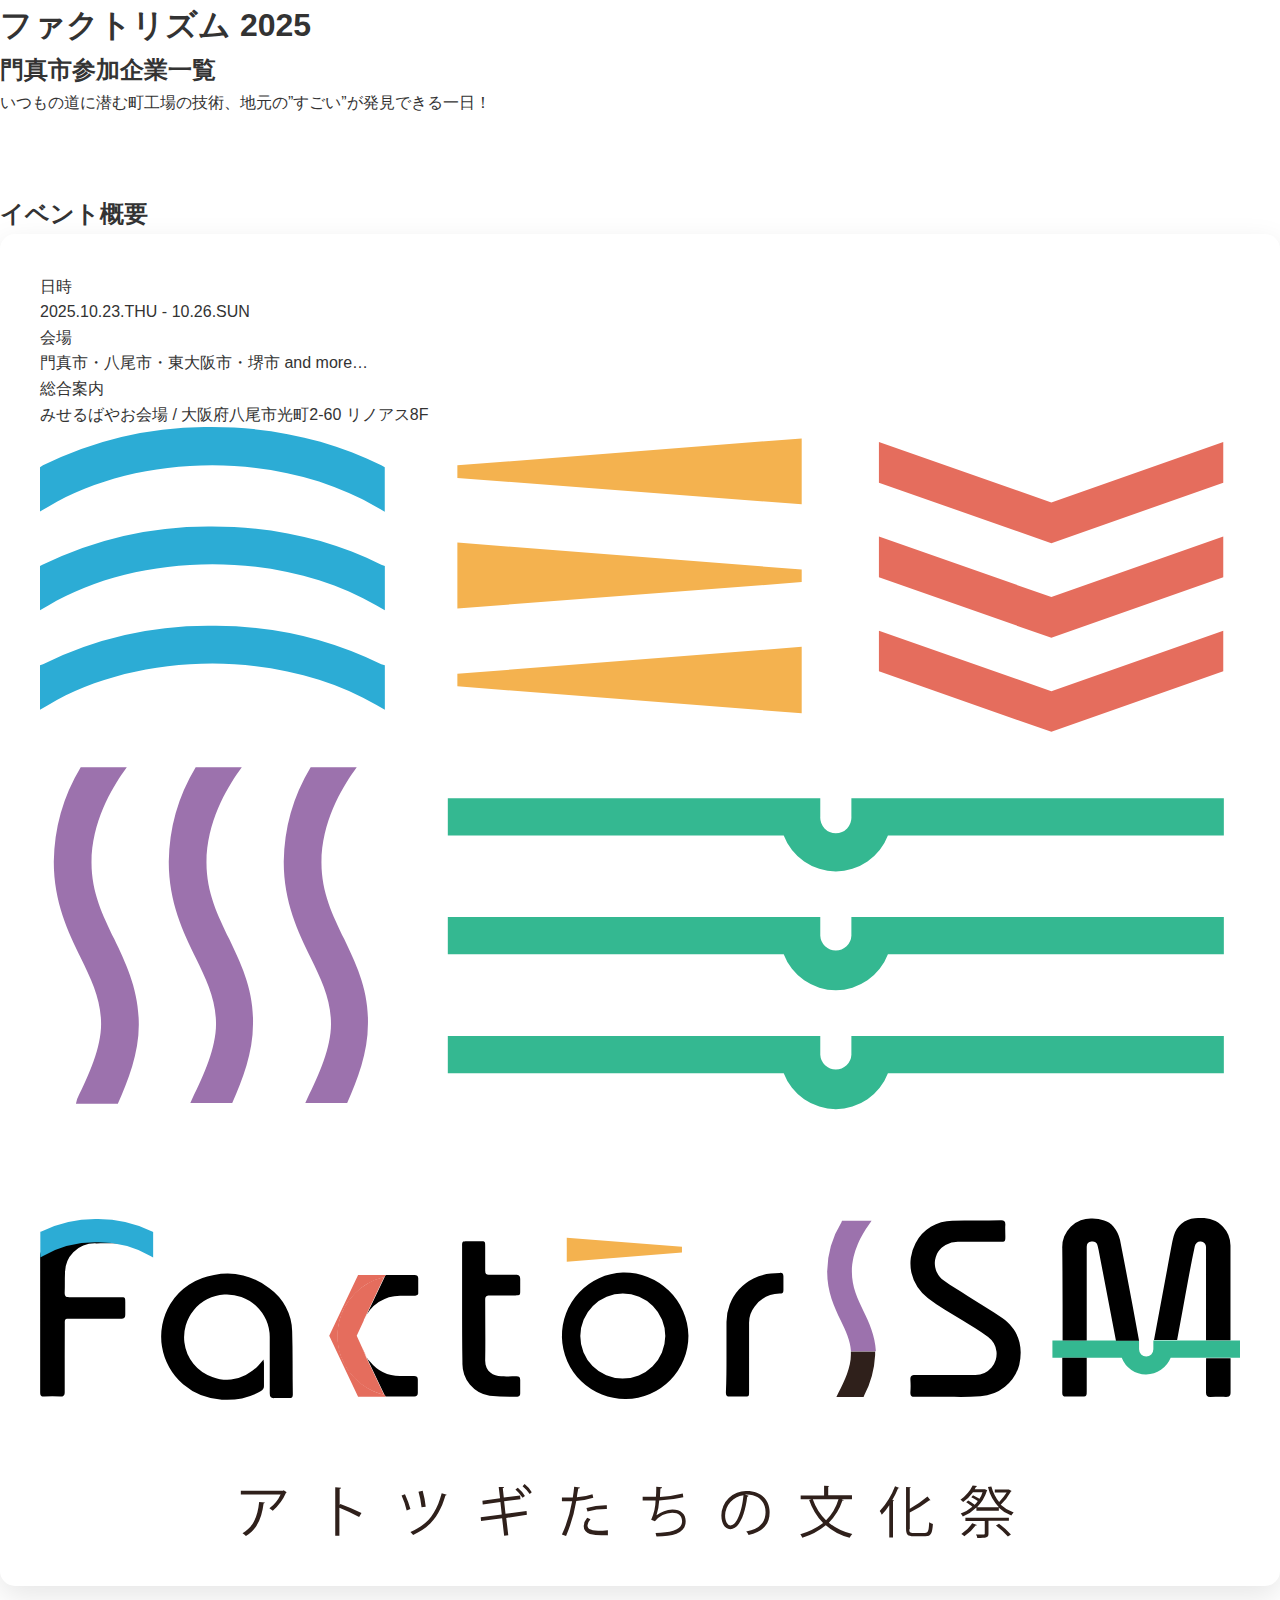
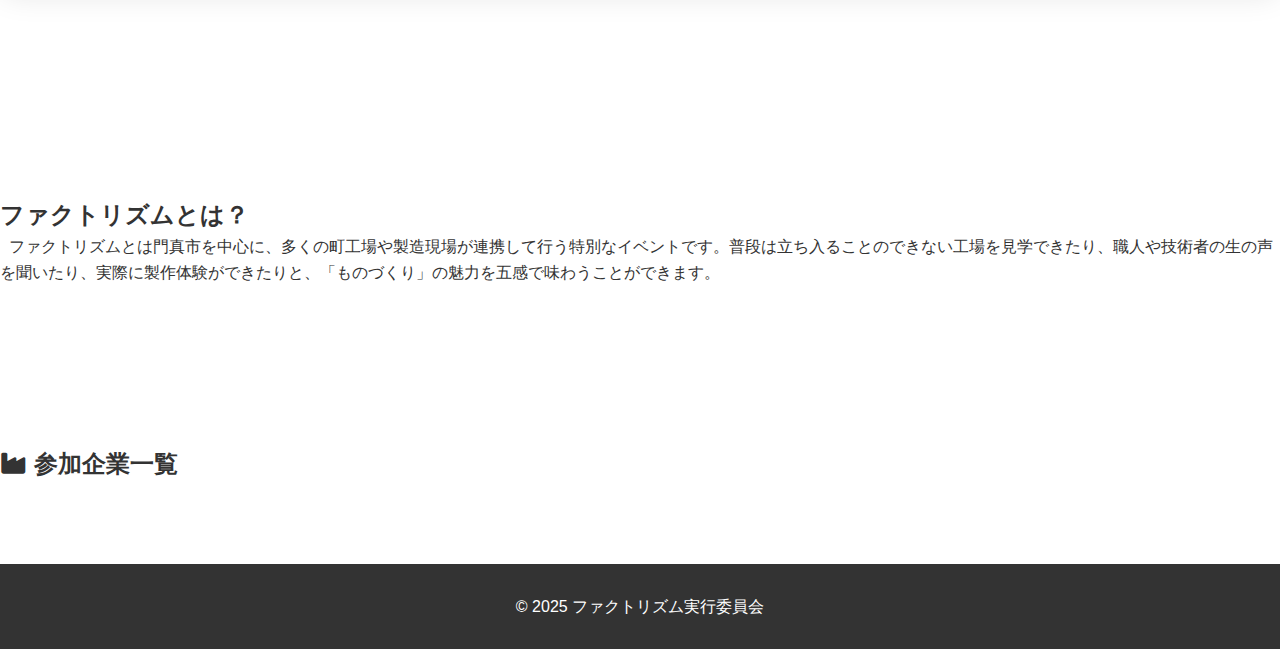
<file: index.html>
<!DOCTYPE html>
<html lang="ja">
<head>
  <meta charset="UTF-8" />
  <meta name="viewport" content="width=device-width, initial-scale=1.0" />
  <title>ファクトリズム - 工場で遊ぼう！</title>
  <link rel="stylesheet" href="styles.css" />
  <link rel="stylesheet" href="https://cdnjs.cloudflare.com/ajax/libs/font-awesome/6.0.0/css/all.min.css" crossorigin="anonymous">
  <link href="https://fonts.googleapis.com/css2?family=Zen+Maru+Gothic&display=swap" rel="stylesheet">
</head>
<body>
  <header class="main-header">
    <h1>ファクトリズム 2025</h1>
    <h2>門真市参加企業一覧</h2>
    <p>いつもの道に潜む町工場の技術、地元の”すごい”が発見できる一日！</p>
  </header>

  <section class="section overview">
    <h2>イベント概要</h2>

    <div class="overview-content">
      <dl class="event-details">
        <dt>日時</dt>
        <dd>2025.10.23.THU - 10.26.SUN</dd>

        <dt>会場</dt>
        <dd>門真市・八尾市・東大阪市・堺市 and more…</dd>

        <dt>総合案内</dt>
        <dd>みせるばやお会場 / 大阪府八尾市光町2-60 リノアス8F</dd>
      </dl>

      <div class="overview-media" aria-hidden="false">
        <img src="img/logo_b.svg" alt="ファクトリズム ロゴ" class="overview-logo-large" />
      </div>
    </div>
  </section>

  <section class="section about">
    <h2>ファクトリズムとは？</h2>
    <p>&nbsp; ファクトリズムとは門真市を中心に、多くの町工場や製造現場が連携して行う特別なイベントです。普段は立ち入ることのできない工場を見学できたり、職人や技術者の生の声を聞いたり、実際に製作体験ができたりと、「ものづくり」の魅力を五感で味わうことができます。</p>
  </section>

  <section class="section companies">
    <h2><i class="fas fa-industry"></i> 参加企業一覧</h2>
    <div class="company-grid">
    </div>
  </section>

  <footer class="main-footer">
    <p>&copy; 2025 ファクトリズム実行委員会</p>
  </footer>

  <script src="script.js"></script>
</body>
</html>
</file>
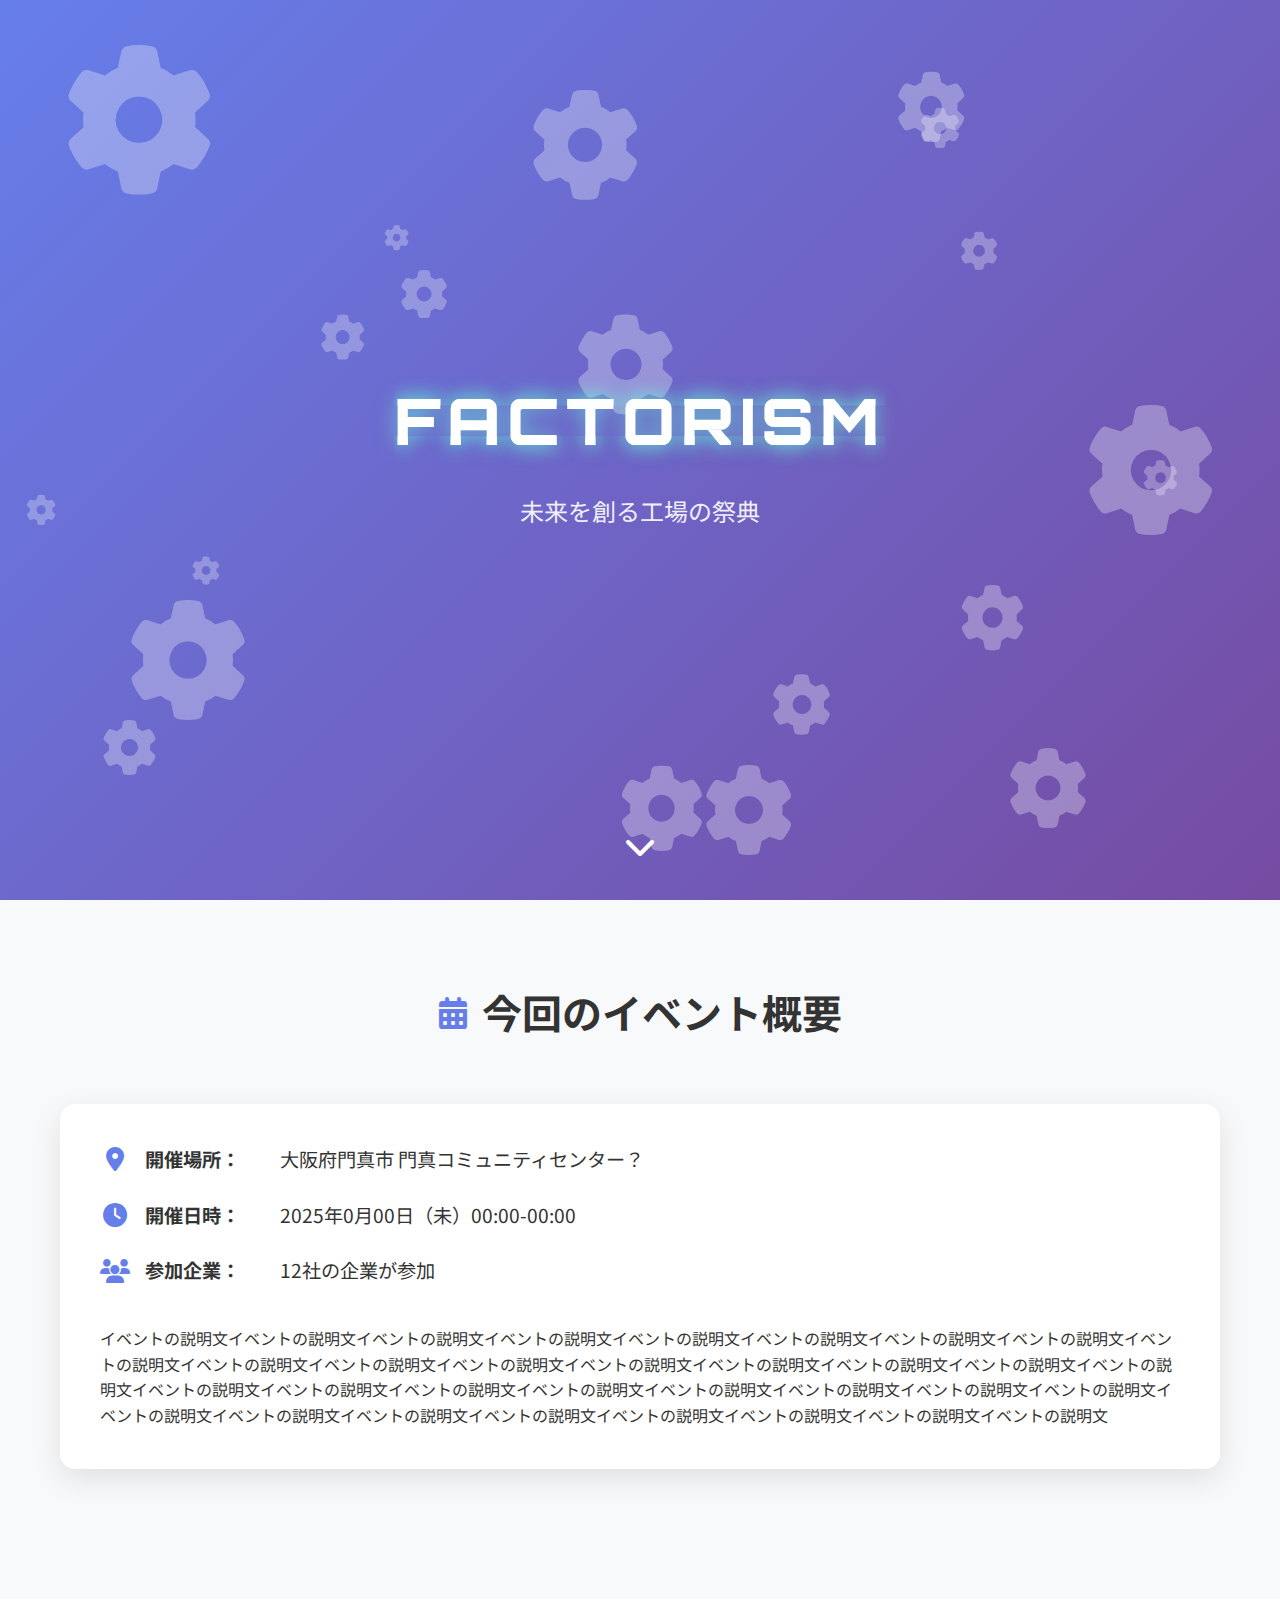
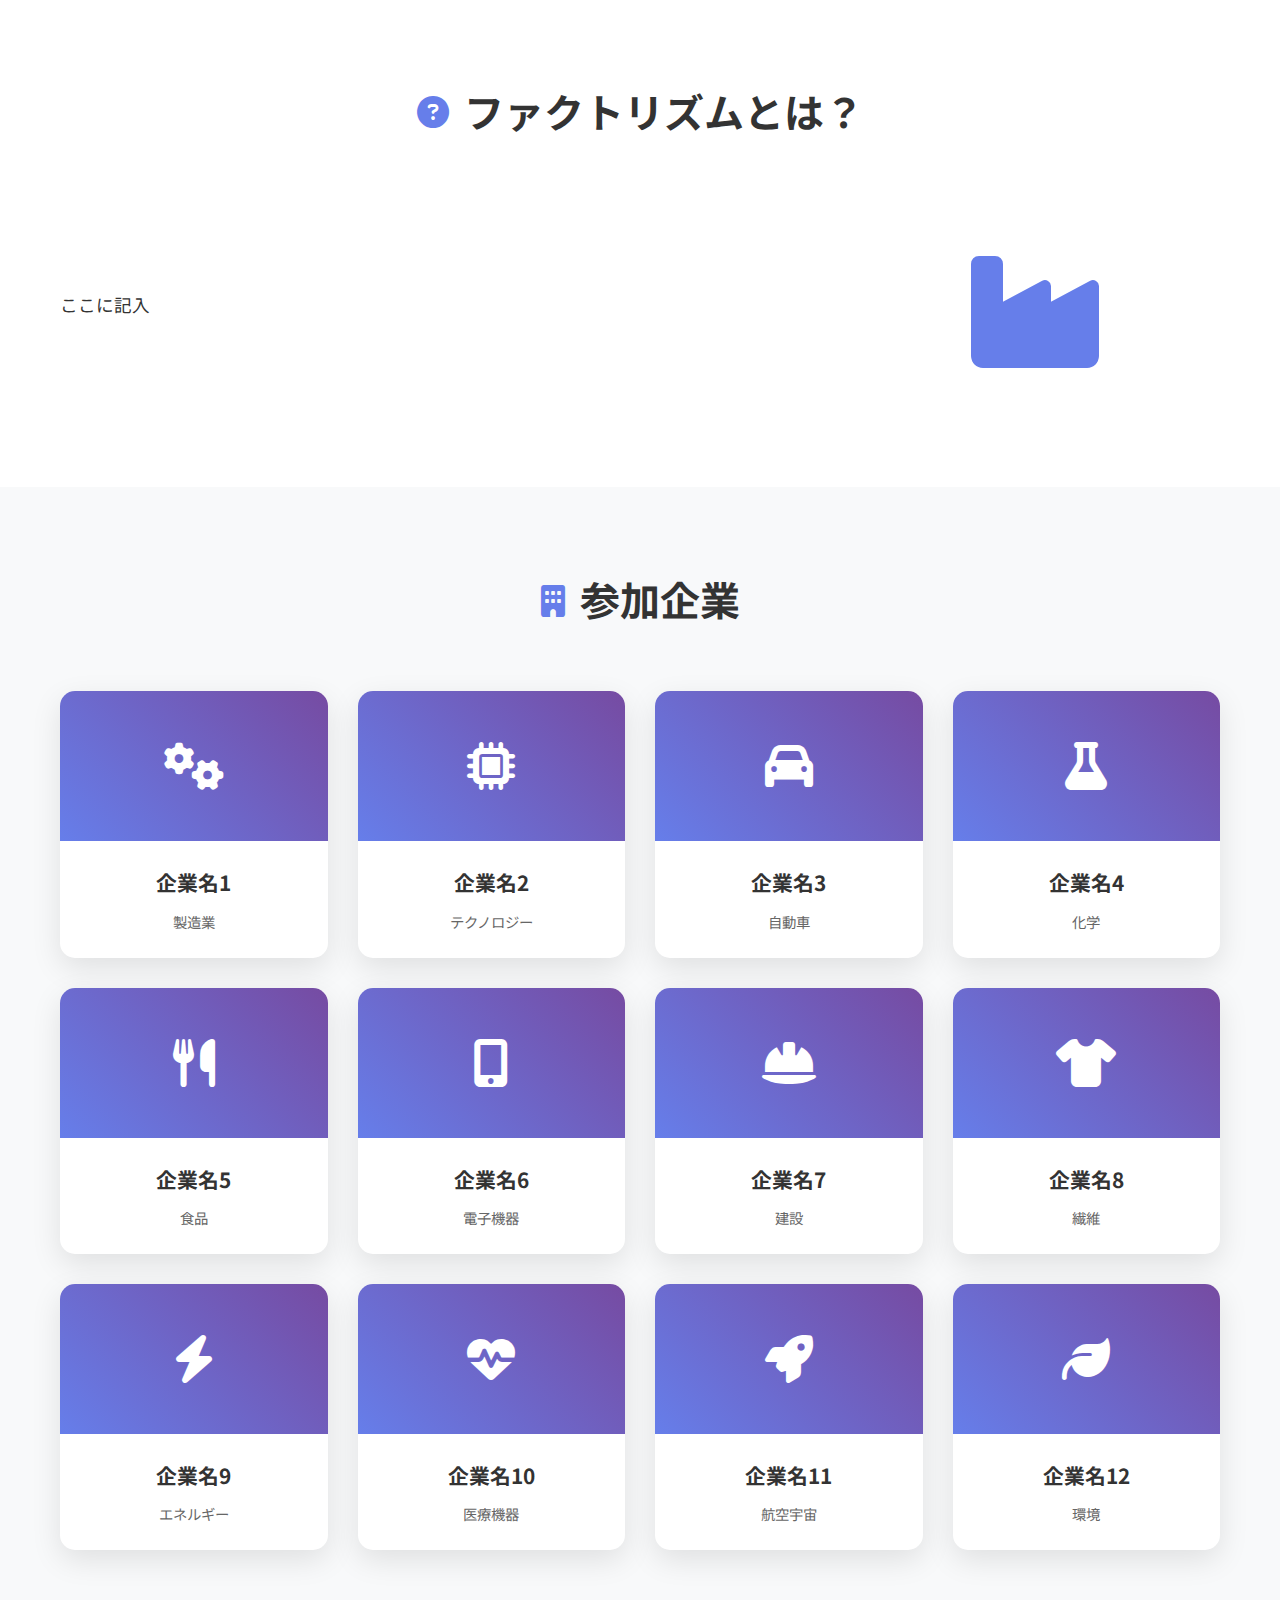
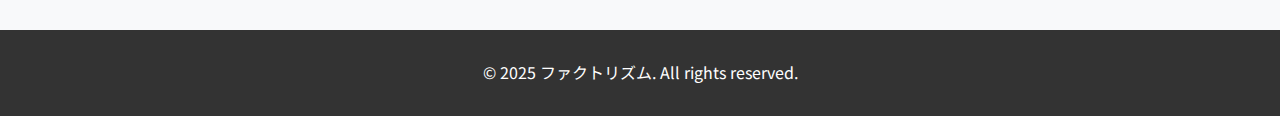
<file: index2.html>
<!DOCTYPE html>
<html lang="ja">
<head>
    <meta charset="UTF-8">
    <meta name="viewport" content="width=device-width, initial-scale=1.0">
    <title>ファクトリズム - 工場と技術の祭典</title>
    <link rel="stylesheet" href="styles.css">
    <link href="https://fonts.googleapis.com/css2?family=Noto+Sans+JP:wght@300;400;700;900&family=Orbitron:wght@400;700;900&display=swap" rel="stylesheet">
    <link rel="stylesheet" href="https://cdnjs.cloudflare.com/ajax/libs/font-awesome/6.4.0/css/all.min.css">
</head>
<body>
    <header class="hero-section">
        <div class="hero-content">
            <div class="hero-title">
                <h1 class="glitch" data-text="FACTORISM">FACTORISM</h1>
                <p class="hero-subtitle">未来を創る工場の祭典</p>
            </div>
        </div>
        <div class="hero-animation">
            <div class="gear gear-1"></div>
            <div class="gear gear-2"></div>
            <div class="gear gear-3"></div>
            <div class="gear gear-4"></div>
            <div class="gear gear-5"></div>
            <div class="gear gear-6"></div>
            <div class="gear gear-7"></div>
            <div class="gear gear-8"></div>
            <div class="gear gear-9"></div>
            <div class="gear gear-10"></div>
            <div class="gear gear-11"></div>
            <div class="gear gear-12"></div>
            <div class="gear gear-13"></div>
            <div class="gear gear-14"></div>
            <div class="gear gear-15"></div>
            <div class="gear gear-16"></div>
            <div class="gear gear-17"></div>
            <div class="gear gear-18"></div>
            <div class="gear gear-19"></div>
            <div class="gear gear-20"></div>
        </div>
        <div class="scroll-indicator">
            <i class="fas fa-chevron-down"></i>
        </div>
    </header>

    <main>
        <section class="event-overview">
            <div class="container">
                <h2 class="section-title">
                    <span class="title-icon"><i class="fas fa-calendar-alt"></i></span>
                    今回のイベント概要
                </h2>
                <div class="overview-content">
                    <div class="overview-info">
                        <div class="overview-item">
                            <i class="fas fa-map-marker-alt"></i>
                            <strong>開催場所：</strong>
                            <span>大阪府門真市 門真コミュニティセンター？</span>
                        </div>
                        <div class="overview-item">
                            <i class="fas fa-clock"></i>
                            <strong>開催日時：</strong>
                            <span>2025年0月00日（未）00:00-00:00</span>
                        </div>
                        <div class="overview-item">
                            <i class="fas fa-users"></i>
                            <strong>参加企業：</strong>
                            <span>12社の企業が参加</span>
                        </div>
                    </div>
                    <div class="event-description-text">
                        <p>イベントの説明文イベントの説明文イベントの説明文イベントの説明文イベントの説明文イベントの説明文イベントの説明文イベントの説明文イベントの説明文イベントの説明文イベントの説明文イベントの説明文イベントの説明文イベントの説明文イベントの説明文イベントの説明文イベントの説明文イベントの説明文イベントの説明文イベントの説明文イベントの説明文イベントの説明文イベントの説明文イベントの説明文イベントの説明文イベントの説明文イベントの説明文イベントの説明文イベントの説明文イベントの説明文イベントの説明文イベントの説明文イベントの説明文</p>
                    </div>
                </div>
            </div>
        </section>

        <section class="about-factorism">
            <div class="container">
                <h2 class="section-title">
                    <span class="title-icon"><i class="fas fa-question-circle"></i></span>
                    ファクトリズムとは？
                </h2>
                <div class="about-content">
                    <div class="about-text">
                        <p>ここに記入</p>
                    </div>
                    <div class="about-visual">
                        <div class="factory-icon">
                            <i class="fas fa-industry"></i>
                        </div>
                    </div>
                </div>
            </div>
        </section>

        <section class="companies-section">
            <div class="container">
                <h2 class="section-title">
                    <span class="title-icon"><i class="fas fa-building"></i></span>
                    参加企業
                </h2>
                <div class="companies-grid" id="companiesGrid">
                    <!-- 企業カードがJavaScriptで動的に生成されます -->
                </div>
            </div>
        </section>
    </main>

    <footer>
        <div class="container">
            <p>&copy; 2025 ファクトリズム. All rights reserved.</p>
        </div>
    </footer>

    <script src="script.js"></script>
</body>
</html>
</file>
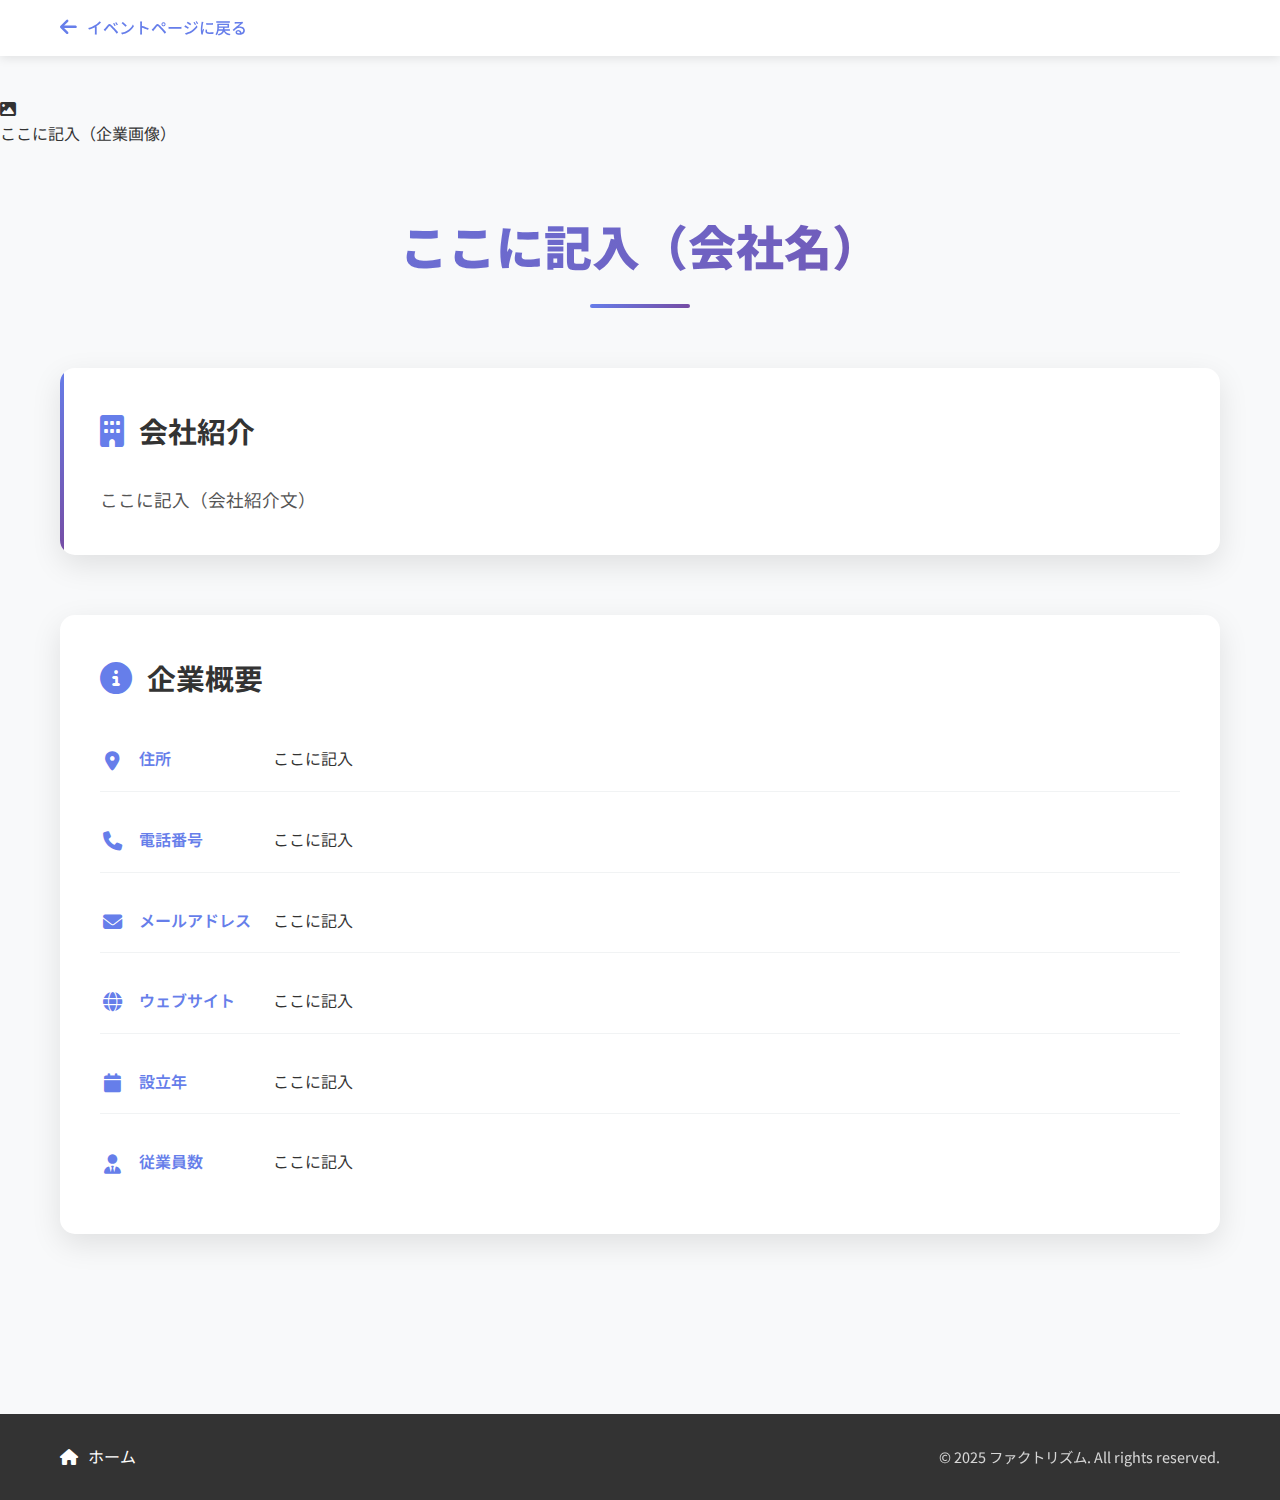
<file: template.html>
<!DOCTYPE html>
<html lang="ja">
<head>
    <meta charset="UTF-8">
    <meta name="viewport" content="width=device-width, initial-scale=1.0">
    <title>企業名 - ファクトリズム</title>
    <link rel="stylesheet" href="template_styles.css">
    <link href="https://fonts.googleapis.com/css2?family=Noto+Sans+JP:wght@300;400;700;900&family=Orbitron:wght@400;700;900&display=swap" rel="stylesheet">
    <link rel="stylesheet" href="https://cdnjs.cloudflare.com/ajax/libs/font-awesome/6.4.0/css/all.min.css">
</head>
<body>
    <header class="header">
        <div class="container">
            <a href="index.html" class="back-btn">
                <i class="fas fa-arrow-left"></i>
                <span>イベントページに戻る</span>
            </a>
        </div>
    </header>

    <main class="main-content">
        <!-- 企業画像セクション（全幅） -->
        <section class="company-image-section">
            <div class="image-container-full">
                <div class="placeholder-image-full">
                    <i class="fas fa-image"></i>
                    <p>ここに記入（企業画像）</p>
                </div>
            </div>
        </section>

        <div class="container">
            <!-- 企業名セクション -->
            <section class="company-name-section">
                <h1 class="company-name">ここに記入（会社名）</h1>
                <div class="name-underline"></div>
            </section>

            <!-- 企業紹介セクション -->
            <section class="company-description-section">
                <div class="description-container">
                    <h2 class="section-title">
                        <i class="fas fa-building"></i>
                        会社紹介
                    </h2>
                    <div class="description-content">
                        <p>ここに記入（会社紹介文）</p>
                    </div>
                </div>
            </section>

            <!-- 企業概要セクション -->
            <section class="company-info-section">
                <div class="info-container">
                    <h2 class="section-title">
                        <i class="fas fa-info-circle"></i>
                        企業概要
                    </h2>
                    <div class="info-grid">
                        <div class="info-item">
                            <div class="info-icon">
                                <i class="fas fa-map-marker-alt"></i>
                            </div>
                            <div class="info-content">
                                <h3>住所</h3>
                                <p>ここに記入</p>
                            </div>
                        </div>

                        <div class="info-item">
                            <div class="info-icon">
                                <i class="fas fa-phone"></i>
                            </div>
                            <div class="info-content">
                                <h3>電話番号</h3>
                                <p>ここに記入</p>
                            </div>
                        </div>

                        <div class="info-item">
                            <div class="info-icon">
                                <i class="fas fa-envelope"></i>
                            </div>
                            <div class="info-content">
                                <h3>メールアドレス</h3>
                                <p>ここに記入</p>
                            </div>
                        </div>

                        <div class="info-item">
                            <div class="info-icon">
                                <i class="fas fa-globe"></i>
                            </div>
                            <div class="info-content">
                                <h3>ウェブサイト</h3>
                                <p>ここに記入</p>
                            </div>
                        </div>

                        <div class="info-item">
                            <div class="info-icon">
                                <i class="fas fa-calendar"></i>
                            </div>
                            <div class="info-content">
                                <h3>設立年</h3>
                                <p>ここに記入</p>
                            </div>
                        </div>

                        <div class="info-item">
                            <div class="info-icon">
                                <i class="fas fa-user-tie"></i>
                            </div>
                            <div class="info-content">
                                <h3>従業員数</h3>
                                <p>ここに記入</p>
                            </div>
                        </div>
                    </div>
                </div>
            </section>
        </div>
    </main>

    <footer class="footer">
        <div class="container">
            <div class="footer-content">
                <div class="footer-nav">
                    <a href="index.html" class="footer-link">
                        <i class="fas fa-home"></i>
                        ホーム
                    </a>
                </div>
                <div class="footer-copy">
                    <p>&copy; 2025 ファクトリズム. All rights reserved.</p>
                </div>
            </div>
        </div>
    </footer>
</body>
</html>
</file>
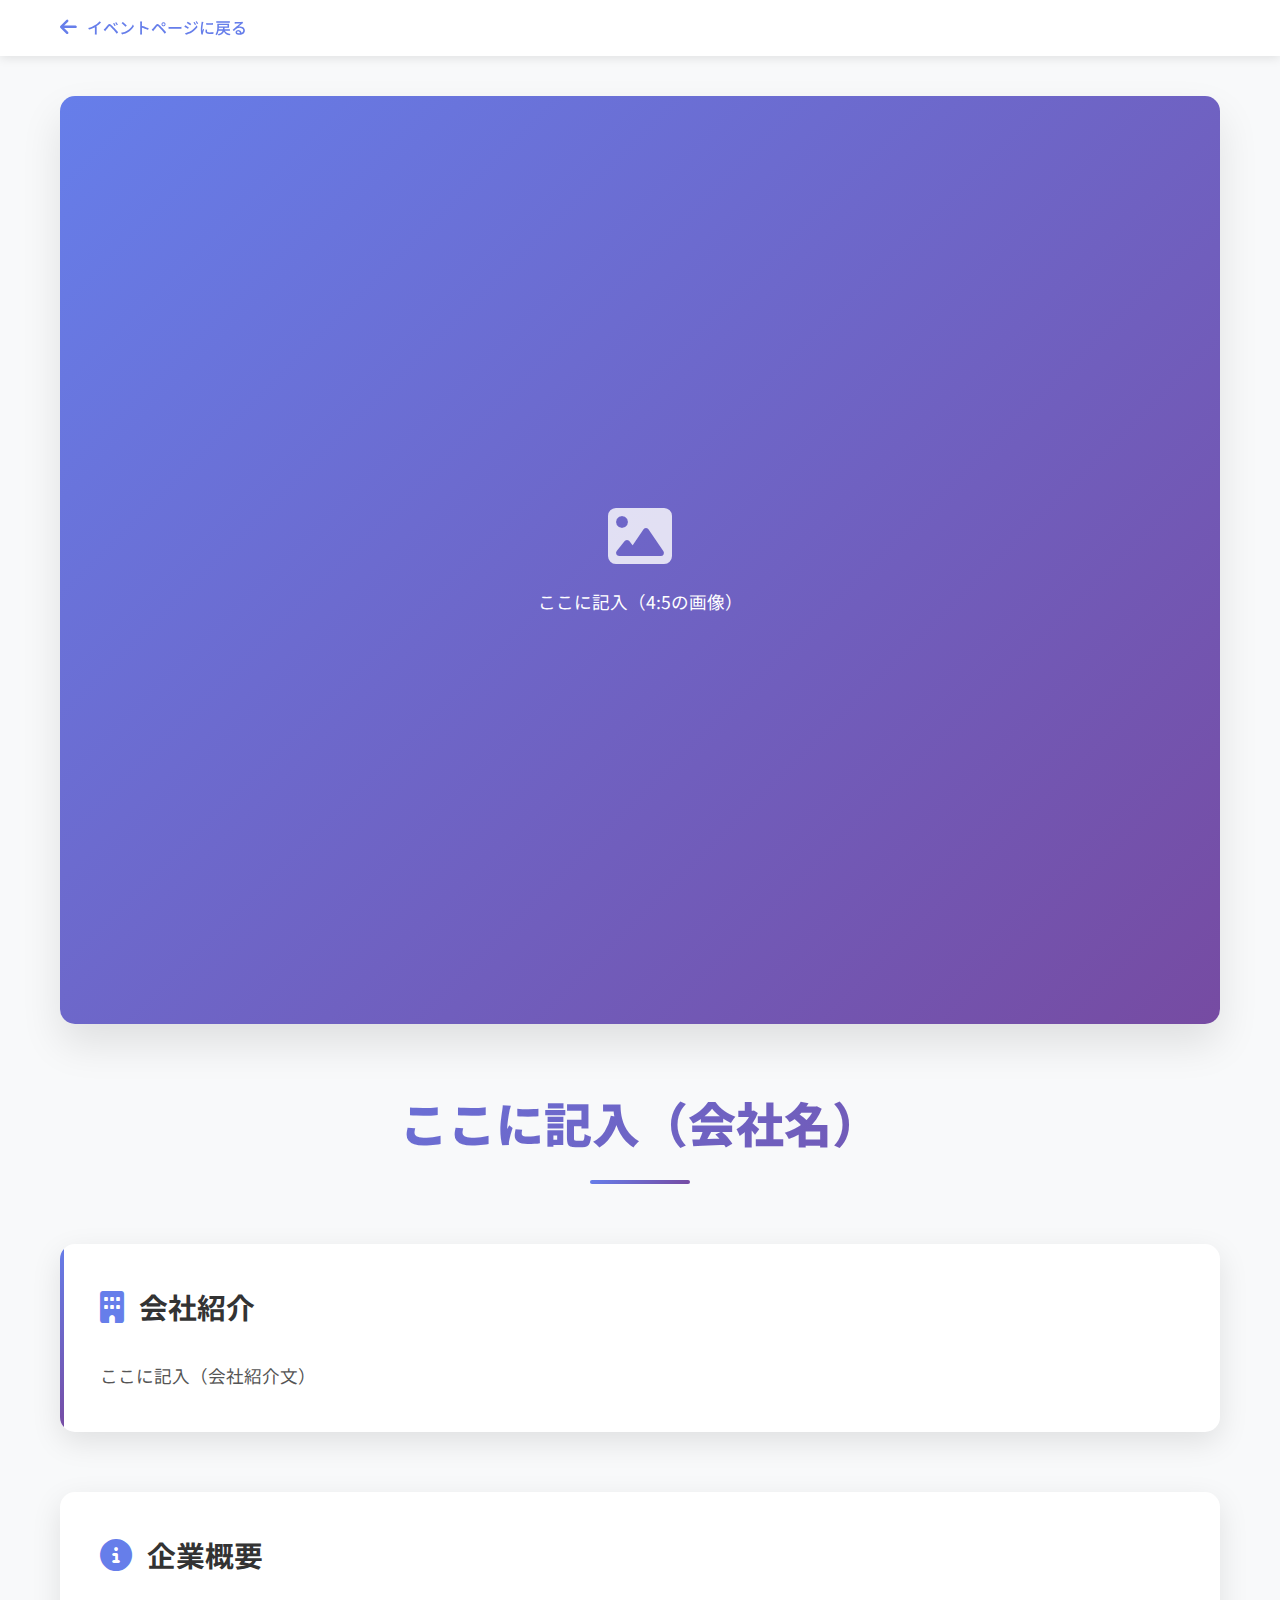
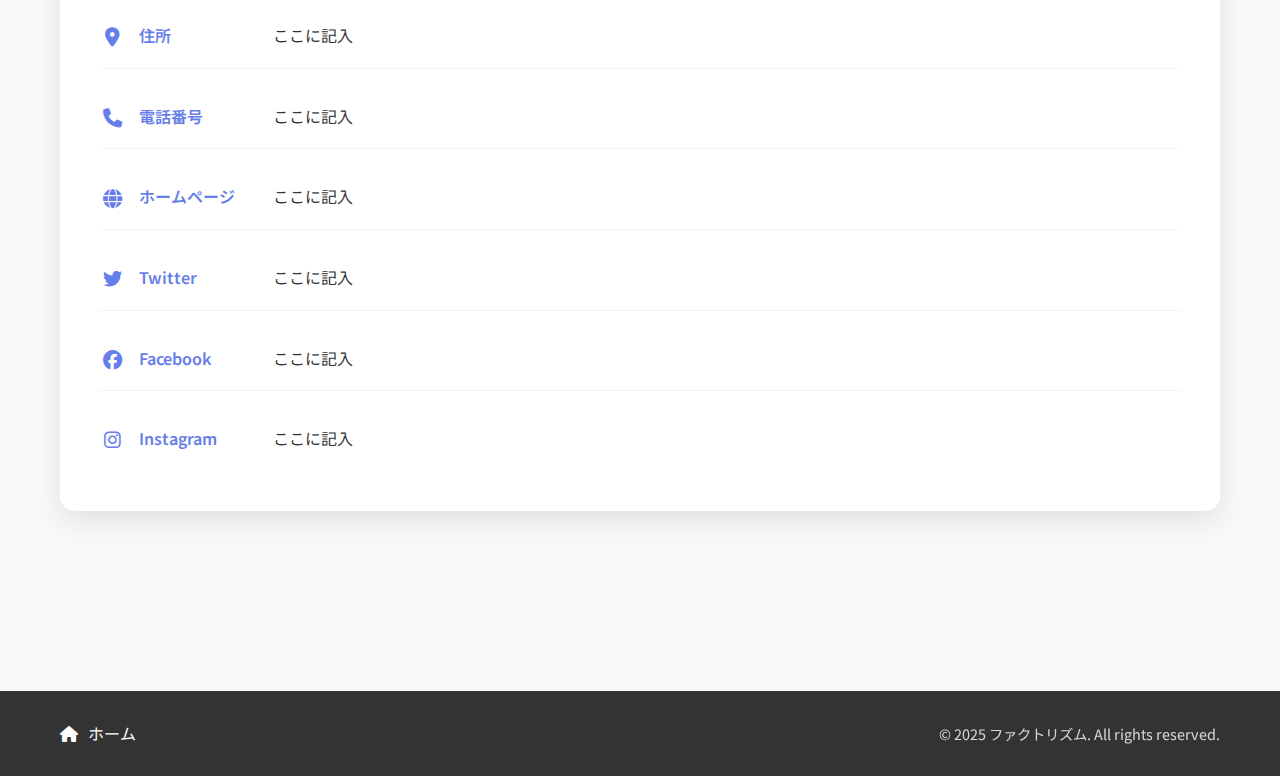
<file: 企業名1.html>
<!DOCTYPE html>
<html lang="ja">
<head>
    <meta charset="UTF-8">
    <meta name="viewport" content="width=device-width, initial-scale=1.0">
    <title>企業名 - ファクトリズム</title>
    <link rel="stylesheet" href="template_styles.css">
    <link href="https://fonts.googleapis.com/css2?family=Noto+Sans+JP:wght@300;400;700;900&family=Orbitron:wght@400;700;900&display=swap" rel="stylesheet">
    <link rel="stylesheet" href="https://cdnjs.cloudflare.com/ajax/libs/font-awesome/6.4.0/css/all.min.css">
</head>
<body>
    <header class="header">
        <div class="container">
            <a href="index.html" class="back-btn">
                <i class="fas fa-arrow-left"></i>
                <span>イベントページに戻る</span>
            </a>
        </div>
    </header>

    <main class="main-content">
        <div class="container">
            <!-- 企業画像セクション -->
            <section class="company-image-section">
                <div class="image-container">
                    <div class="placeholder-image">
                        <i class="fas fa-image"></i>
                        <p>ここに記入（4:5の画像）</p>
                    </div>
                </div>
            </section>

            <!-- 企業名セクション -->
            <section class="company-name-section">
                <h1 class="company-name">ここに記入（会社名）</h1>
                <div class="name-underline"></div>
            </section>

            <!-- 企業紹介セクション -->
            <section class="company-description-section">
                <div class="description-container">
                    <h2 class="section-title">
                        <i class="fas fa-building"></i>
                        会社紹介
                    </h2>
                    <div class="description-content">
                        <p>ここに記入（会社紹介文）</p>
                    </div>
                </div>
            </section>

            <!-- 企業概要セクション -->
            <section class="company-info-section">
                <div class="info-container">
                    <h2 class="section-title">
                        <i class="fas fa-info-circle"></i>
                        企業概要
                    </h2>
                    <div class="info-grid">
                        <div class="info-item">
                            <div class="info-icon">
                                <i class="fas fa-map-marker-alt"></i>
                            </div>
                            <div class="info-content">
                                <h3>住所</h3>
                                <p>ここに記入</p>
                            </div>
                        </div>

                        <div class="info-item">
                            <div class="info-icon">
                                <i class="fas fa-phone"></i>
                            </div>
                            <div class="info-content">
                                <h3>電話番号</h3>
                                <p>ここに記入</p>
                            </div>
                        </div>

                        <div class="info-item">
                            <div class="info-icon">
                                <i class="fas fa-globe"></i>
                            </div>
                            <div class="info-content">
                                <h3>ホームページ</h3>
                                <a href="#" target="_blank">ここに記入</a>
                            </div>
                        </div>

                        <div class="info-item">
                            <div class="info-icon">
                                <i class="fab fa-twitter"></i>
                            </div>
                            <div class="info-content">
                                <h3>Twitter</h3>
                                <a href="#" target="_blank">ここに記入</a>
                            </div>
                        </div>

                        <div class="info-item">
                            <div class="info-icon">
                                <i class="fab fa-facebook"></i>
                            </div>
                            <div class="info-content">
                                <h3>Facebook</h3>
                                <a href="#" target="_blank">ここに記入</a>
                            </div>
                        </div>

                        <div class="info-item">
                            <div class="info-icon">
                                <i class="fab fa-instagram"></i>
                            </div>
                            <div class="info-content">
                                <h3>Instagram</h3>
                                <a href="#" target="_blank">ここに記入</a>
                            </div>
                        </div>
                    </div>
                </div>
            </section>
        </div>
    </main>

    <footer class="footer">
        <div class="container">
            <div class="footer-content">
                <div class="footer-nav">
                    <a href="index.html" class="footer-link">
                        <i class="fas fa-home"></i>
                        ホーム
                    </a>
                </div>
                <div class="footer-copy">
                    <p>&copy; 2025 ファクトリズム. All rights reserved.</p>
                </div>
            </div>
        </div>
    </footer>
</body>
</html>
</file>
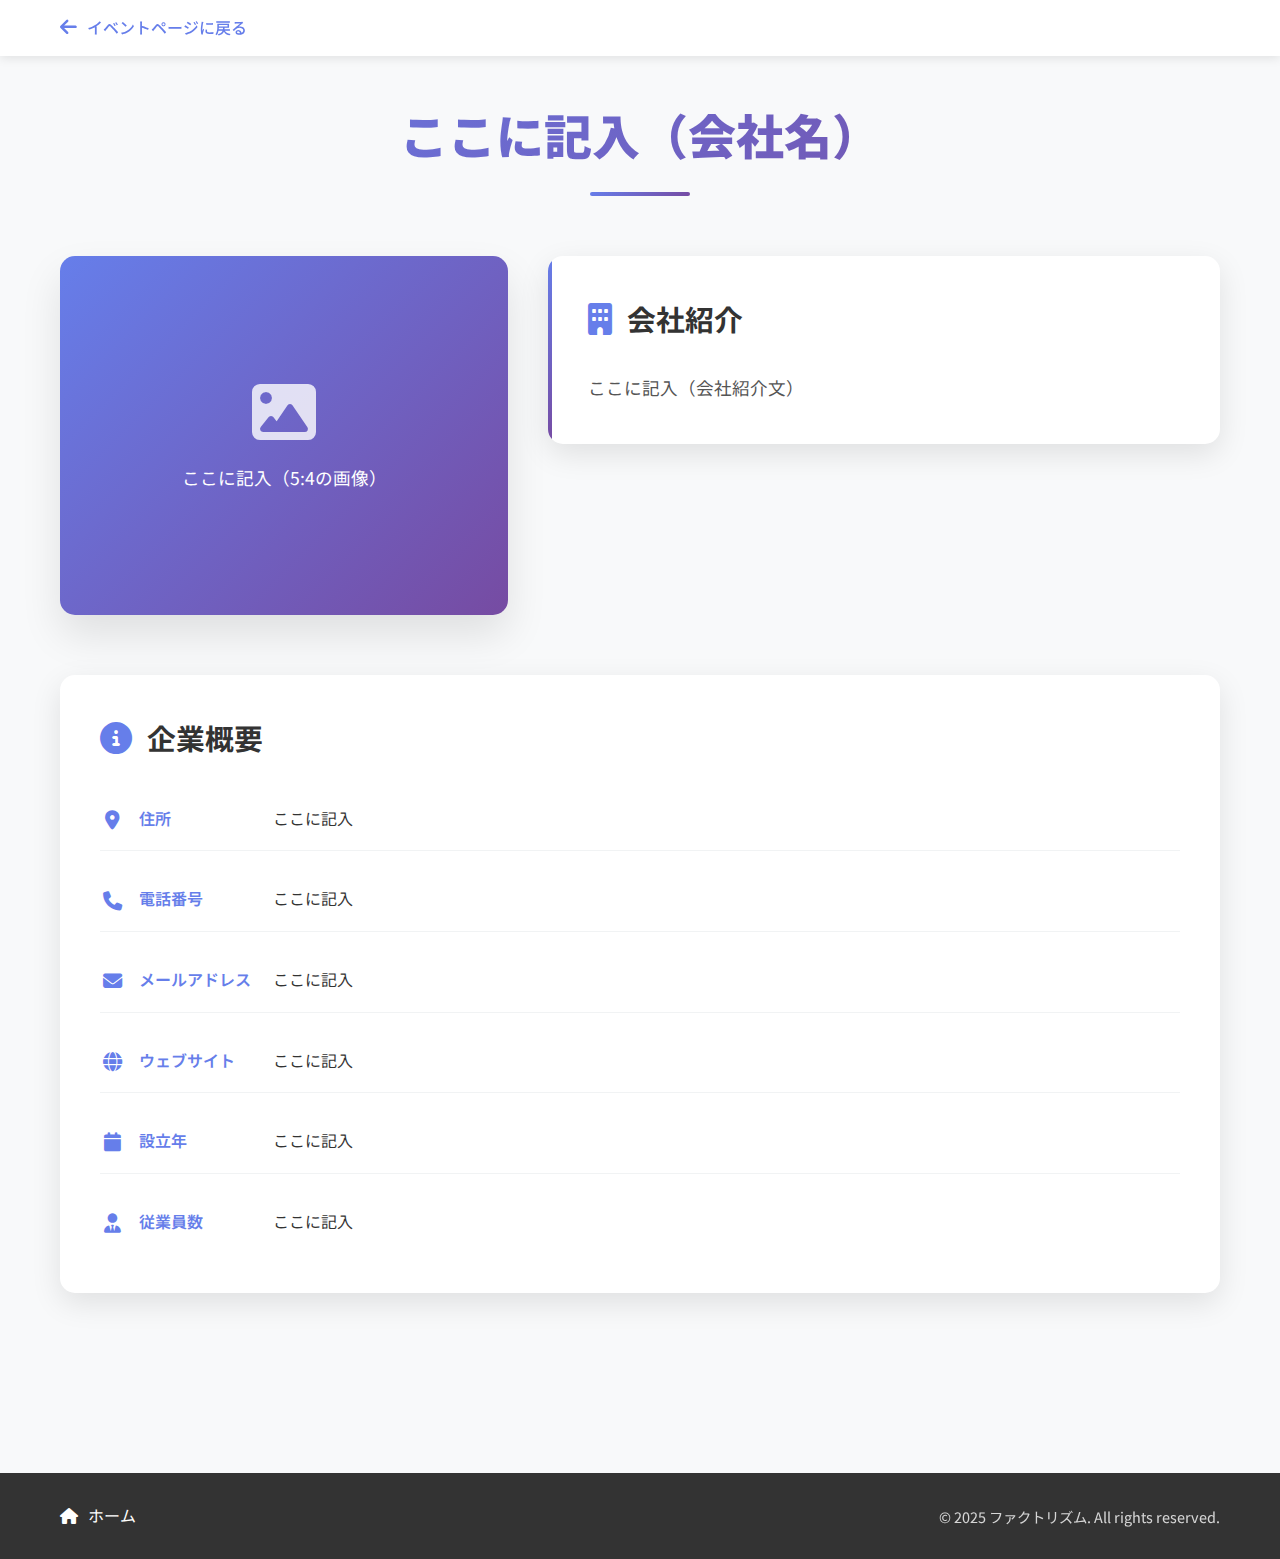
<file: 企業名2.html>
<!DOCTYPE html>
<html lang="ja">
<head>
    <meta charset="UTF-8">
    <meta name="viewport" content="width=device-width, initial-scale=1.0">
    <title>企業名 - ファクトリズム</title>
    <link rel="stylesheet" href="template_styles.css">
    <link href="https://fonts.googleapis.com/css2?family=Noto+Sans+JP:wght@300;400;700;900&family=Orbitron:wght@400;700;900&display=swap" rel="stylesheet">
    <link rel="stylesheet" href="https://cdnjs.cloudflare.com/ajax/libs/font-awesome/6.4.0/css/all.min.css">
</head>
<body>
    <header class="header">
        <div class="container">
            <a href="index2.html" class="back-btn">
                <i class="fas fa-arrow-left"></i>
                <span>イベントページに戻る</span>
            </a>
        </div>
    </header>

    <main class="main-content">
        <div class="container">
            <!-- 企業名セクション -->
            <section class="company-name-section">
                <h1 class="company-name">ここに記入（会社名）</h1>
                <div class="name-underline"></div>
            </section>

            <!-- 企業画像と説明文セクション -->
            <section class="company-main-section">
                <div class="main-content-wrapper">
                    <div class="image-container">
                        <div class="placeholder-image">
                            <i class="fas fa-image"></i>
                            <p>ここに記入（5:4の画像）</p>
                        </div>
                    </div>
                    <div class="description-container">
                        <h2 class="section-title">
                            <i class="fas fa-building"></i>
                            会社紹介
                        </h2>
                        <div class="description-content">
                            <p>ここに記入（会社紹介文）</p>
                        </div>
                    </div>
                </div>
            </section>

            <!-- 企業概要セクション -->
            <section class="company-info-section">
                <div class="info-container">
                    <h2 class="section-title">
                        <i class="fas fa-info-circle"></i>
                        企業概要
                    </h2>
                    <div class="info-grid">
                        <div class="info-item">
                            <div class="info-icon">
                                <i class="fas fa-map-marker-alt"></i>
                            </div>
                            <div class="info-content">
                                <h3>住所</h3>
                                <p>ここに記入</p>
                            </div>
                        </div>

                        <div class="info-item">
                            <div class="info-icon">
                                <i class="fas fa-phone"></i>
                            </div>
                            <div class="info-content">
                                <h3>電話番号</h3>
                                <p>ここに記入</p>
                            </div>
                        </div>

                        <div class="info-item">
                            <div class="info-icon">
                                <i class="fas fa-envelope"></i>
                            </div>
                            <div class="info-content">
                                <h3>メールアドレス</h3>
                                <p>ここに記入</p>
                            </div>
                        </div>

                        <div class="info-item">
                            <div class="info-icon">
                                <i class="fas fa-globe"></i>
                            </div>
                            <div class="info-content">
                                <h3>ウェブサイト</h3>
                                <p>ここに記入</p>
                            </div>
                        </div>

                        <div class="info-item">
                            <div class="info-icon">
                                <i class="fas fa-calendar"></i>
                            </div>
                            <div class="info-content">
                                <h3>設立年</h3>
                                <p>ここに記入</p>
                            </div>
                        </div>

                        <div class="info-item">
                            <div class="info-icon">
                                <i class="fas fa-user-tie"></i>
                            </div>
                            <div class="info-content">
                                <h3>従業員数</h3>
                                <p>ここに記入</p>
                            </div>
                        </div>
                    </div>
                </div>
            </section>
        </div>
    </main>

    <footer class="footer">
        <div class="container">
            <div class="footer-content">
                <div class="footer-nav">
                    <a href="index.html" class="footer-link">
                        <i class="fas fa-home"></i>
                        ホーム
                    </a>
                </div>
                <div class="footer-copy">
                    <p>&copy; 2025 ファクトリズム. All rights reserved.</p>
                </div>
            </div>
        </div>
    </footer>
</body>
</html>
</file>
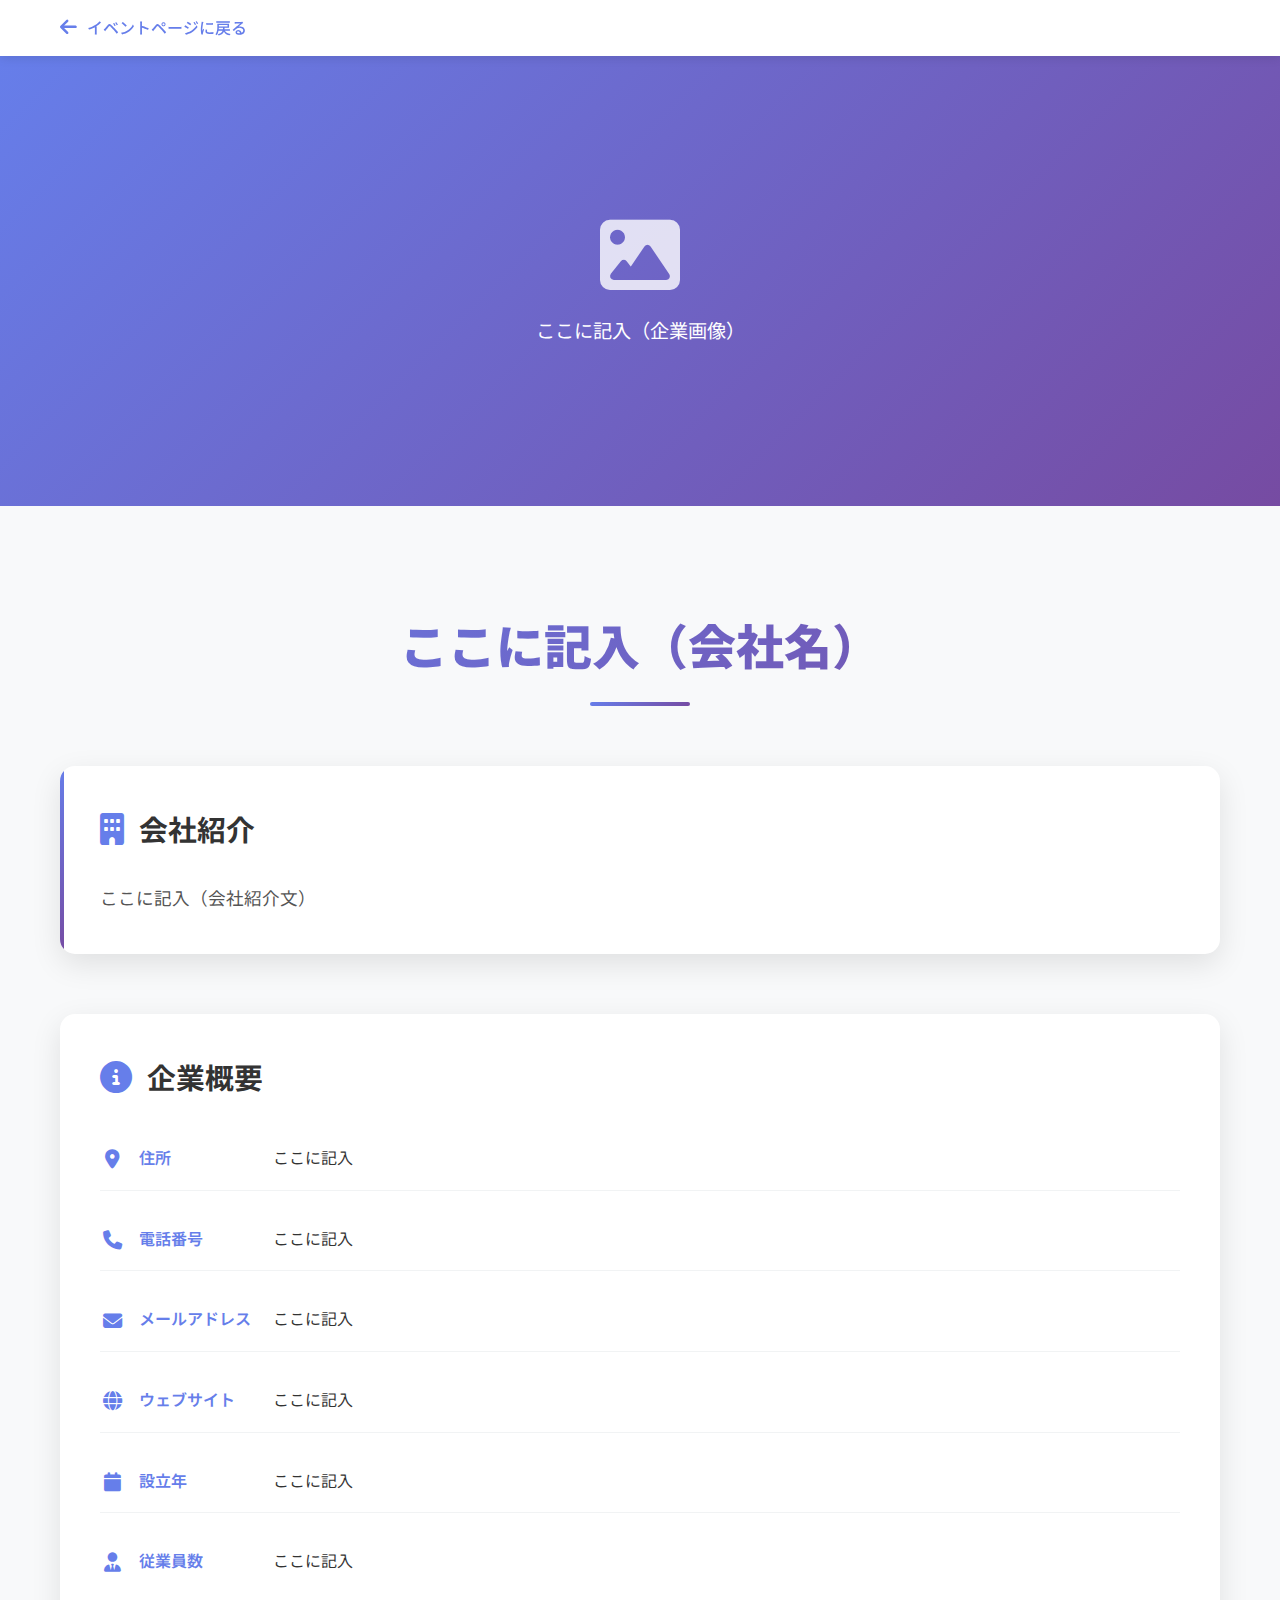
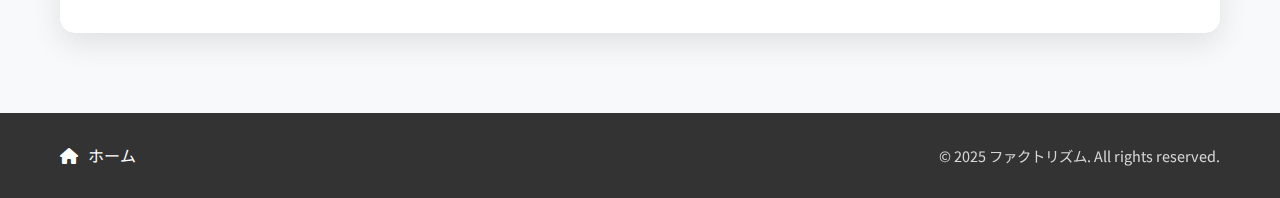
<file: 企業名3.html>
<!DOCTYPE html>
<html lang="ja">
<head>
    <meta charset="UTF-8">
    <meta name="viewport" content="width=device-width, initial-scale=1.0">
    <title>企業名 - ファクトリズム</title>
    <link rel="stylesheet" href="template_styles_copy.css">
    <link href="https://fonts.googleapis.com/css2?family=Noto+Sans+JP:wght@300;400;700;900&family=Orbitron:wght@400;700;900&display=swap" rel="stylesheet">
    <link rel="stylesheet" href="https://cdnjs.cloudflare.com/ajax/libs/font-awesome/6.4.0/css/all.min.css">
</head>
<body>
    <header class="header">
        <div class="container">
            <a href="index2.html" class="back-btn">
                <i class="fas fa-arrow-left"></i>
                <span>イベントページに戻る</span>
            </a>
        </div>
    </header>

    <main class="main-content">
        <!-- 企業画像セクション（全幅） -->
        <section class="company-image-section">
            <div class="image-container-full">
                <div class="placeholder-image-full">
                    <i class="fas fa-image"></i>
                    <p>ここに記入（企業画像）</p>
                </div>
            </div>
        </section>

        <div class="container">
            <!-- 企業名セクション -->
            <section class="company-name-section">
                <h1 class="company-name">ここに記入（会社名）</h1>
                <div class="name-underline"></div>
            </section>

            <!-- 企業紹介セクション -->
            <section class="company-description-section">
                <div class="description-container">
                    <h2 class="section-title">
                        <i class="fas fa-building"></i>
                        会社紹介
                    </h2>
                    <div class="description-content">
                        <p>ここに記入（会社紹介文）</p>
                    </div>
                </div>
            </section>

            <!-- 企業概要セクション -->
            <section class="company-info-section">
                <div class="info-container">
                    <h2 class="section-title">
                        <i class="fas fa-info-circle"></i>
                        企業概要
                    </h2>
                    <div class="info-grid">
                        <div class="info-item">
                            <div class="info-icon">
                                <i class="fas fa-map-marker-alt"></i>
                            </div>
                            <div class="info-content">
                                <h3>住所</h3>
                                <p>ここに記入</p>
                            </div>
                        </div>

                        <div class="info-item">
                            <div class="info-icon">
                                <i class="fas fa-phone"></i>
                            </div>
                            <div class="info-content">
                                <h3>電話番号</h3>
                                <p>ここに記入</p>
                            </div>
                        </div>

                        <div class="info-item">
                            <div class="info-icon">
                                <i class="fas fa-envelope"></i>
                            </div>
                            <div class="info-content">
                                <h3>メールアドレス</h3>
                                <p>ここに記入</p>
                            </div>
                        </div>

                        <div class="info-item">
                            <div class="info-icon">
                                <i class="fas fa-globe"></i>
                            </div>
                            <div class="info-content">
                                <h3>ウェブサイト</h3>
                                <p>ここに記入</p>
                            </div>
                        </div>

                        <div class="info-item">
                            <div class="info-icon">
                                <i class="fas fa-calendar"></i>
                            </div>
                            <div class="info-content">
                                <h3>設立年</h3>
                                <p>ここに記入</p>
                            </div>
                        </div>

                        <div class="info-item">
                            <div class="info-icon">
                                <i class="fas fa-user-tie"></i>
                            </div>
                            <div class="info-content">
                                <h3>従業員数</h3>
                                <p>ここに記入</p>
                            </div>
                        </div>
                    </div>
                </div>
            </section>
        </div>
    </main>

    <footer class="footer">
        <div class="container">
            <div class="footer-content">
                <div class="footer-nav">
                    <a href="index.html" class="footer-link">
                        <i class="fas fa-home"></i>
                        ホーム
                    </a>
                </div>
                <div class="footer-copy">
                    <p>&copy; 2025 ファクトリズム. All rights reserved.</p>
                </div>
            </div>
        </div>
    </footer>
</body>
</html>
</file>
<file: styles.css>
* {
    margin: 0;
    padding: 0;
    box-sizing: border-box;
}

body {
    font-family: 'Noto Sans JP', sans-serif;
    line-height: 1.6;
    color: #333;
    overflow-x: hidden;
}

.container {
    max-width: 1200px;
    margin: 0 auto;
    padding: 0 20px;
}

/* ヒーローセクション */
.hero-section {
    height: 100vh;
    background: linear-gradient(135deg, #667eea 0%, #764ba2 100%);
    display: flex;
    align-items: center;
    justify-content: center;
    position: relative;
    overflow: hidden;
}

.hero-content {
    text-align: center;
    color: white;
    z-index: 2;
    position: relative;
}

.glitch {
    font-family: 'Orbitron', monospace;
    font-size: 4rem;
    font-weight: 900;
    text-transform: uppercase;
    position: relative;
    color: #fff;
    letter-spacing: 0.1em;
    animation: glitch 2s infinite;
    text-shadow: 0 0 20px rgba(100, 255, 218, 0.6);
}

.glitch:before,
.glitch:after {
    content: attr(data-text);
    position: absolute;
    top: 0;
    left: 0;
    width: 100%;
    height: 100%;
}

.glitch:before {
    animation: glitch-top 1s infinite;
    clip-path: polygon(0 0, 100% 0, 100% 35%, 0 35%);
}

.glitch:after {
    animation: glitch-bottom 1.5s infinite;
    clip-path: polygon(0 65%, 100% 65%, 100% 100%, 0 100%);
}

@keyframes glitch {
    2%, 64% {
        transform: translate(2px, 0) skew(0deg);
    }
    4%, 60% {
        transform: translate(-2px, 0) skew(0deg);
    }
    62% {
        transform: translate(0, 0) skew(5deg);
    }
}

@keyframes glitch-top {
    2%, 64% {
        transform: translate(2px, -2px);
    }
    4%, 60% {
        transform: translate(-2px, 2px);
    }
    62% {
        transform: translate(13px, -1px) skew(-13deg);
    }
}

@keyframes glitch-bottom {
    2%, 64% {
        transform: translate(-2px, 0);
    }
    4%, 60% {
        transform: translate(-2px, 0);
    }
    62% {
        transform: translate(-22px, 5px) skew(21deg);
    }
}

.hero-subtitle {
    font-size: 1.5rem;
    margin-top: 20px;
    opacity: 0.9;
    animation: fadeInUp 1s ease-out 0.5s both;
}

.hero-animation {
    position: absolute;
    top: 0;
    left: 0;
    width: 100%;
    height: 100%;
    pointer-events: none;
    overflow: hidden;
}

.gear {
    position: absolute;
    color: rgba(255, 255, 255, 0.3);
    font-size: inherit;
    display: flex;
    align-items: center;
    justify-content: center;
}

.gear::before {
    content: '\f013';
    font-family: 'Font Awesome 6 Free';
    font-weight: 900;
    font-size: 1em;
}

.gear::after {
    display: none;
}

.gear-1 {
    width: 150px;
    height: 150px;
    font-size: 150px;
    top: 5%;
    left: 5%;
    animation: rotate 25s linear infinite;
}

.gear-2 {
    width: 40px;
    height: 40px;
    font-size: 40px;
    top: 12%;
    right: 25%;
    animation: rotate 8s linear infinite reverse;
}

.gear-3 {
    width: 120px;
    height: 120px;
    font-size: 120px;
    bottom: 20%;
    left: 10%;
    animation: rotate 30s linear infinite;
}

.gear-4 {
    width: 30px;
    height: 30px;
    font-size: 30px;
    top: 55%;
    left: 2%;
    animation: rotate 6s linear infinite reverse;
}

.gear-5 {
    width: 80px;
    height: 80px;
    font-size: 80px;
    bottom: 8%;
    right: 15%;
    animation: rotate 18s linear infinite;
}

.gear-6 {
    width: 60px;
    height: 60px;
    font-size: 60px;
    top: 75%;
    right: 35%;
    animation: rotate 14s linear infinite reverse;
}

.gear-7 {
    width: 100px;
    height: 100px;
    font-size: 100px;
    top: 35%;
    left: 45%;
    animation: rotate 22s linear infinite;
}

.gear-8 {
    width: 35px;
    height: 35px;
    font-size: 35px;
    bottom: 45%;
    right: 8%;
    animation: rotate 10s linear infinite reverse;
}

.gear-9 {
    width: 70px;
    height: 70px;
    font-size: 70px;
    top: 8%;
    left: 70%;
    animation: rotate 16s linear infinite;
}

.gear-10 {
    width: 45px;
    height: 45px;
    font-size: 45px;
    bottom: 60%;
    left: 25%;
    animation: rotate 12s linear infinite reverse;
}

.gear-11 {
    width: 130px;
    height: 130px;
    font-size: 130px;
    top: 45%;
    right: 5%;
    animation: rotate 28s linear infinite;
}

.gear-12 {
    width: 25px;
    height: 25px;
    font-size: 25px;
    top: 25%;
    left: 30%;
    animation: rotate 5s linear infinite reverse;
}

.gear-13 {
    width: 90px;
    height: 90px;
    font-size: 90px;
    bottom: 5%;
    left: 55%;
    animation: rotate 20s linear infinite;
}

.gear-14 {
    width: 55px;
    height: 55px;
    font-size: 55px;
    top: 80%;
    left: 8%;
    animation: rotate 13s linear infinite reverse;
}

.gear-15 {
    width: 110px;
    height: 110px;
    font-size: 110px;
    top: 10%;
    right: 50%;
    animation: rotate 24s linear infinite;
}

.gear-16 {
    width: 38px;
    height: 38px;
    font-size: 38px;
    bottom: 70%;
    right: 22%;
    animation: rotate 9s linear infinite reverse;
}

.gear-17 {
    width: 65px;
    height: 65px;
    font-size: 65px;
    top: 65%;
    left: 75%;
    animation: rotate 15s linear infinite;
}

.gear-18 {
    width: 28px;
    height: 28px;
    font-size: 28px;
    bottom: 35%;
    left: 15%;
    animation: rotate 7s linear infinite reverse;
}

.gear-19 {
    width: 85px;
    height: 85px;
    font-size: 85px;
    top: 85%;
    right: 45%;
    animation: rotate 19s linear infinite;
}

.gear-20 {
    width: 48px;
    height: 48px;
    font-size: 48px;
    top: 30%;
    right: 65%;
    animation: rotate 11s linear infinite reverse;
}

@keyframes rotate {
    from {
        transform: rotate(0deg);
    }
    to {
        transform: rotate(360deg);
    }
}

.scroll-indicator {
    position: absolute;
    bottom: 30px;
    left: 50%;
    transform: translateX(-50%);
    color: white;
    font-size: 2rem;
    animation: bounce 2s infinite;
}

@keyframes bounce {
    0%, 20%, 50%, 80%, 100% {
        transform: translateX(-50%) translateY(0);
    }
    40% {
        transform: translateX(-50%) translateY(-10px);
    }
    60% {
        transform: translateX(-50%) translateY(-5px);
    }
}

/* セクション共通スタイル */
section {
    padding: 80px 0;
}

.section-title {
    text-align: center;
    font-size: 2.5rem;
    margin-bottom: 60px;
    color: #333;
    display: flex;
    align-items: center;
    justify-content: center;
    gap: 15px;
}

.title-icon {
    font-size: 2rem;
    color: #667eea;
}

/* イベント概要セクション */
.event-overview {
    background: #f8f9fa;
}

.overview-content {
    background: white;
    padding: 40px;
    border-radius: 15px;
    box-shadow: 0 10px 30px rgba(0, 0, 0, 0.1);
    margin-bottom: 50px;
}

.overview-info {
    display: flex;
    flex-direction: column;
    gap: 25px;
    margin-bottom: 40px;
}

.overview-item {
    display: flex;
    align-items: center;
    gap: 15px;
    font-size: 1.2rem;
}

.overview-item i {
    color: #667eea;
    font-size: 1.5rem;
    width: 30px;
    text-align: center;
}

.overview-item strong {
    color: #333;
    min-width: 120px;
}

.overview-card {
    background: white;
    padding: 40px;
    border-radius: 15px;
    text-align: center;
    box-shadow: 0 10px 30px rgba(0, 0, 0, 0.1);
    transition: transform 0.3s ease, box-shadow 0.3s ease;
}

.overview-card:hover {
    transform: translateY(-10px);
    box-shadow: 0 20px 40px rgba(0, 0, 0, 0.15);
}

.card-icon {
    font-size: 3rem;
    color: #667eea;
    margin-bottom: 20px;
}

.overview-card h3 {
    font-size: 1.5rem;
    margin-bottom: 15px;
    color: #333;
}

.event-description {
    background: white;
    padding: 40px;
    border-radius: 15px;
    box-shadow: 0 10px 30px rgba(0, 0, 0, 0.1);
    text-align: center;
    font-size: 1.1rem;
    line-height: 1.8;
}

/* ファクトリズム説明セクション */
.about-content {
    display: grid;
    grid-template-columns: 2fr 1fr;
    gap: 50px;
    align-items: center;
}

.about-text {
    font-size: 1.1rem;
    line-height: 1.8;
}

.about-visual {
    text-align: center;
}

.factory-icon {
    font-size: 8rem;
    color: #667eea;
    animation: pulse 2s infinite;
}

@keyframes pulse {
    0% { transform: scale(1); }
    50% { transform: scale(1.05); }
    100% { transform: scale(1); }
}

/* 企業セクション */
.companies-section {
    background: #f8f9fa;
}

.companies-grid {
    display: grid;
    grid-template-columns: repeat(auto-fit, minmax(250px, 1fr));
    gap: 30px;
}

.company-card {
    background: white;
    border-radius: 15px;
    overflow: hidden;
    box-shadow: 0 10px 30px rgba(0, 0, 0, 0.1);
    cursor: pointer;
    position: relative;
}

.company-card:hover {
    box-shadow: 0 15px 35px rgba(0, 0, 0, 0.15);
}

.company-logo {
    height: 150px;
    background: linear-gradient(45deg, #667eea, #764ba2);
    display: flex;
    align-items: center;
    justify-content: center;
    color: white;
    font-size: 3rem;
    position: relative;
    overflow: hidden;
}

.company-info {
    padding: 25px;
    text-align: center;
}

.company-name {
    font-size: 1.3rem;
    font-weight: 700;
    color: #333;
    margin-bottom: 10px;
}

.company-industry {
    color: #666;
    font-size: 0.9rem;
}

.overview-card {
    background: white;
    padding: 40px;
    border-radius: 15px;
    text-align: center;
    box-shadow: 0 10px 30px rgba(0, 0, 0, 0.1);
}

.card-icon {
    font-size: 3rem;
    color: #667eea;
    margin-bottom: 20px;
}

.overview-card h3 {
    font-size: 1.5rem;
    margin-bottom: 15px;
    color: #333;
}

/* フッター */
footer {
    background: #333;
    color: white;
    text-align: center;
    padding: 30px 0;
}

/* アニメーション */
@keyframes fadeInUp {
    from {
        opacity: 0;
        transform: translateY(30px);
    }
    to {
        opacity: 1;
        transform: translateY(0);
    }
}

/* レスポンシブデザイン */
@media (max-width: 768px) {
    .glitch {
        font-size: 2.5rem;
    }
    
    .hero-subtitle {
        font-size: 1.2rem;
    }
    
    .section-title {
        font-size: 2rem;
        flex-direction: column;
        gap: 10px;
    }
    
    .about-content {
        grid-template-columns: 1fr;
        gap: 30px;
    }
    
    .factory-icon {
        font-size: 6rem;
    }
    
    .overview-content {
        grid-template-columns: 1fr;
    }
    
    /* スマホでは小さな歯車と重なりやすい歯車を非表示 */
    .gear-2, .gear-4, .gear-8, .gear-10, .gear-12, .gear-16, .gear-18, .gear-20 {
        display: none;
    }
    
    /* 中サイズの歯車も配置調整 */
    .gear-6, .gear-9, .gear-14, .gear-17 {
        display: none;
    }
    
    /* 残った歯車の位置を調整 */
    .gear-1 {
        top: 10%;
        left: 10%;
    }
    
    .gear-3 {
        bottom: 25%;
        left: 15%;
    }
    
    .gear-5 {
        bottom: 15%;
        right: 20%;
    }
    
    .gear-7 {
        top: 40%;
        left: 50%;
    }
    
    .gear-11 {
        top: 50%;
        right: 10%;
    }
    
    .gear-13 {
        bottom: 10%;
        left: 60%;
    }
    
    .gear-15 {
        top: 15%;
        right: 55%;
    }
    
    .gear-19 {
        top: 75%;
        right: 50%;
    }
    
    section {
        padding: 60px 0;
    }
    
    .overview-card,
    .event-description {
        padding: 30px;
    }
}

@media (max-width: 480px) {
    .glitch {
        font-size: 2rem;
    }
    
    .hero-subtitle {
        font-size: 1rem;
    }
    
    .companies-grid {
        grid-template-columns: 1fr;
    }
    
    .overview-card,
    .event-description {
        padding: 20px;
    }
    
    /* 小画面では更に歯車を減らして重なりを防ぐ */
    .gear-5, .gear-7, .gear-13, .gear-15, .gear-19 {
        display: none;
    }
    
    /* 残った歯車の配置を最適化 */
    .gear-1 {
        top: 15%;
        left: 15%;
        font-size: 100px;
        width: 100px;
        height: 100px;
    }
    
    .gear-3 {
        bottom: 30%;
        left: 20%;
        font-size: 80px;
        width: 80px;
        height: 80px;
    }
    
    .gear-11 {
        top: 60%;
        right: 15%;
        font-size: 90px;
        width: 90px;
        height: 90px;
    }
}
</file>
<file: template_styles.css>
* {
    margin: 0;
    padding: 0;
    box-sizing: border-box;
}

body {
    font-family: 'Noto Sans JP', sans-serif;
    line-height: 1.6;
    color: #333;
    background: #f8f9fa;
    min-height: 100vh;
}

.container {
    max-width: 1200px;
    margin: 0 auto;
    padding: 0 20px;
}

/* ヘッダー */
.header {
    background: white;
    box-shadow: 0 2px 10px rgba(0, 0, 0, 0.1);
    position: sticky;
    top: 0;
    z-index: 100;
}

.back-btn {
    display: inline-flex;
    align-items: center;
    gap: 10px;
    padding: 15px 0;
    color: #667eea;
    text-decoration: none;
    font-weight: 500;
}

.back-btn:hover {
    color: #5a67d8;
    transform: translateX(-5px);
}

.back-btn i {
    font-size: 1.2rem;
}

/* メインコンテンツ */
.main-content {
    padding: 40px 0;
}

/* 企業名セクション */
.company-name-section {
    text-align: center;
    margin-bottom: 60px;
}

.company-name {
    font-size: 3rem;
    font-weight: 900;
    color: #333;
    margin-bottom: 20px;
    background: linear-gradient(135deg, #667eea, #764ba2);
    -webkit-background-clip: text;
    -webkit-text-fill-color: transparent;
    background-clip: text;
    animation: fadeInUp 0.8s ease-out;
}

.name-underline {
    width: 100px;
    height: 4px;
    background: linear-gradient(135deg, #667eea, #764ba2);
    margin: 0 auto;
    border-radius: 2px;
    animation: expandWidth 1s ease-out 0.5s both;
}

@keyframes expandWidth {
    from { width: 0; }
    to { width: 100px; }
}

/* 企業メインセクション（画像と説明文） */
.company-main-section {
    margin-bottom: 60px;
}

.main-content-wrapper {
    display: grid;
    grid-template-columns: 1fr 1.5fr;
    gap: 40px;
    align-items: start;
}

.image-container {
    width: 100%;
}

/* 企業概要セクション */
.info-container {
    background: white;
    padding: 40px;
    border-radius: 15px;
    box-shadow: 0 10px 30px rgba(0, 0, 0, 0.1);
}

.info-grid {
    display: grid;
    grid-template-columns: 1fr;
    gap: 20px;
}

.info-item {
    display: flex;
    align-items: center;
    gap: 15px;
    padding: 15px 0;
    border-bottom: 1px solid #f1f3f4;
}

.info-item:last-child {
    border-bottom: none;
}

.info-icon {
    flex-shrink: 0;
    width: 24px;
    height: 24px;
    display: flex;
    align-items: center;
    justify-content: center;
    color: #667eea;
    font-size: 1.2rem;
}

.info-content {
    flex-grow: 1;
}

.info-content h3 {
    font-size: 1rem;
    color: #667eea;
    margin-bottom: 4px;
    font-weight: 600;
    min-width: 120px;
    display: inline-block;
}

.info-content p,
.info-content a {
    color: #333;
    font-size: 1rem;
    text-decoration: none;
    display: inline;
    margin-left: 10px;
}

.info-content a:hover {
    color: #667eea;
    text-decoration: underline;
}

/* 画像プレースホルダー */
.placeholder-image {
    width: 100%;
    aspect-ratio: 5/4;
    background: linear-gradient(135deg, #667eea 0%, #764ba2 100%);
    border-radius: 15px;
    display: flex;
    flex-direction: column;
    align-items: center;
    justify-content: center;
    color: white;
    font-size: 1.1rem;
    box-shadow: 0 20px 40px rgba(0, 0, 0, 0.1);
}

.placeholder-image:hover {
    transform: translateY(-5px);
}

.placeholder-image i {
    font-size: 4rem;
    margin-bottom: 20px;
    opacity: 0.8;
}

/* セクション共通スタイル */
section {
    margin-bottom: 60px;
}

.section-title {
    display: flex;
    align-items: center;
    gap: 15px;
    font-size: 1.8rem;
    color: #333;
    margin-bottom: 30px;
}

.section-title i {
    color: #667eea;
    font-size: 2rem;
}

/* 企業紹介セクション */
.description-container {
    background: white;
    padding: 40px;
    border-radius: 15px;
    box-shadow: 0 10px 30px rgba(0, 0, 0, 0.1);
    position: relative;
    overflow: hidden;
}

.description-container::before {
    content: '';
    position: absolute;
    top: 0;
    left: 0;
    width: 4px;
    height: 100%;
    background: linear-gradient(135deg, #667eea, #764ba2);
}

.description-content {
    font-size: 1.1rem;
    line-height: 1.8;
    color: #555;
}

/* フッター */
.footer {
    background: #333;
    color: white;
    margin-top: 80px;
}

.footer-content {
    display: flex;
    justify-content: space-between;
    align-items: center;
    padding: 30px 0;
}

.footer-link {
    display: flex;
    align-items: center;
    gap: 10px;
    color: white;
    text-decoration: none;
    transition: color 0.3s ease;
}

.footer-link:hover {
    color: #667eea;
}

.footer-copy {
    font-size: 0.9rem;
    opacity: 0.8;
}

/* アニメーション */
@keyframes fadeInUp {
    from {
        opacity: 0;
        transform: translateY(30px);
    }
    to {
        opacity: 1;
        transform: translateY(0);
    }
}

/* レスポンシブデザイン */
@media (max-width: 768px) {
    .container {
        padding: 0 15px;
    }
    
    .company-name {
        font-size: 2.5rem;
    }
    
    /* スマホ時は縦に並べる */
    .main-content-wrapper {
        grid-template-columns: 1fr;
        gap: 30px;
    }
    
    .section-title {
        font-size: 1.5rem;
    }
    
    .description-container {
        padding: 30px;
    }
    
    .info-container {
        padding: 30px;
    }
    
    .info-item {
        flex-direction: column;
        align-items: flex-start;
        gap: 8px;
        padding: 15px 0;
    }
    
    .info-icon {
        align-self: flex-start;
    }
    
    .info-content {
        width: 100%;
    }
    
    .info-content h3 {
        min-width: auto;
        margin-bottom: 4px;
        display: block;
        margin-left: 0;
    }
    
    .info-content p,
    .info-content a {
        margin-left: 0;
        display: block;
    }
    
    .footer-content {
        flex-direction: column;
        gap: 20px;
        text-align: center;
    }
}

@media (max-width: 480px) {
    .company-name {
        font-size: 2rem;
    }
    
    .section-title {
        font-size: 1.3rem;
        flex-direction: column;
        gap: 10px;
    }
    
    .description-container {
        padding: 20px;
    }
    
    .info-container {
        padding: 20px;
    }
    
    .info-item {
        flex-direction: column;
        align-items: flex-start;
        gap: 8px;
        padding: 15px 0;
    }
    
    .info-icon {
        align-self: flex-start;
    }
    
    .info-content {
        width: 100%;
    }
    
    .info-content h3 {
        min-width: auto;
        margin-bottom: 4px;
        display: block;
        margin-left: 0;
    }
    
    .info-content p,
    .info-content a {
        margin-left: 0;
        display: block;
    }
}
</file>
<file: template_styles_copy.css>
* {
    margin: 0;
    padding: 0;
    box-sizing: border-box;
}

body {
    font-family: 'Noto Sans JP', sans-serif;
    line-height: 1.6;
    color: #333;
    background: #f8f9fa;
    min-height: 100vh;
}

.container {
    max-width: 1200px;
    margin: 0 auto;
    padding: 0 20px;
}

/* ヘッダー */
.header {
    background: white;
    box-shadow: 0 2px 10px rgba(0, 0, 0, 0.1);
    position: sticky;
    top: 0;
    z-index: 100;
}

.back-btn {
    display: inline-flex;
    align-items: center;
    gap: 10px;
    padding: 15px 0;
    color: #667eea;
    text-decoration: none;
    font-weight: 500;
}

.back-btn i {
    font-size: 1.2rem;
}

/* メインコンテンツ */
.main-content {
    padding: 0;
}

/* 企業画像セクション（全幅） */
.company-image-section {
    width: 100%;
    margin-bottom: 60px;
}

.image-container-full {
    width: 100%;
    padding: 0;
}

.placeholder-image-full {
    width: 100%;
    height: 50vh;
    min-height: 300px;
    max-height: 500px;
    background: linear-gradient(135deg, #667eea 0%, #764ba2 100%);
    display: flex;
    flex-direction: column;
    align-items: center;
    justify-content: center;
    color: white;
    font-size: 1.2rem;
    position: relative;
}

.placeholder-image-full i {
    font-size: 5rem;
    margin-bottom: 20px;
    opacity: 0.8;
}

/* 企業名セクション */
.company-name-section {
    text-align: center;
    margin-bottom: 60px;
    padding-top: 40px;
}

.company-name {
    font-size: 3rem;
    font-weight: 900;
    color: #333;
    margin-bottom: 20px;
    background: linear-gradient(135deg, #667eea, #764ba2);
    -webkit-background-clip: text;
    -webkit-text-fill-color: transparent;
    background-clip: text;
    animation: fadeInUp 0.8s ease-out;
}

.name-underline {
    width: 100px;
    height: 4px;
    background: linear-gradient(135deg, #667eea, #764ba2);
    margin: 0 auto;
    border-radius: 2px;
    animation: expandWidth 1s ease-out 0.5s both;
}

@keyframes expandWidth {
    from { width: 0; }
    to { width: 100px; }
}

/* セクション共通スタイル */
section {
    margin-bottom: 60px;
}

.section-title {
    display: flex;
    align-items: center;
    gap: 15px;
    font-size: 1.8rem;
    color: #333;
    margin-bottom: 30px;
}

.section-title i {
    color: #667eea;
    font-size: 2rem;
}

/* 企業紹介セクション */
.description-container {
    background: white;
    padding: 40px;
    border-radius: 15px;
    box-shadow: 0 10px 30px rgba(0, 0, 0, 0.1);
    position: relative;
    overflow: hidden;
}

.description-container::before {
    content: '';
    position: absolute;
    top: 0;
    left: 0;
    width: 4px;
    height: 100%;
    background: linear-gradient(135deg, #667eea, #764ba2);
}

.description-content {
    font-size: 1.1rem;
    line-height: 1.8;
    color: #555;
}

/* 企業概要セクション */
.info-container {
    background: white;
    padding: 40px;
    border-radius: 15px;
    box-shadow: 0 10px 30px rgba(0, 0, 0, 0.1);
}

.info-grid {
    display: grid;
    grid-template-columns: 1fr;
    gap: 20px;
}

.info-item {
    display: flex;
    align-items: center;
    gap: 15px;
    padding: 15px 0;
    border-bottom: 1px solid #f1f3f4;
}

.info-item:last-child {
    border-bottom: none;
}

.info-icon {
    flex-shrink: 0;
    width: 24px;
    height: 24px;
    display: flex;
    align-items: center;
    justify-content: center;
    color: #667eea;
    font-size: 1.2rem;
}

.info-content {
    flex-grow: 1;
}

.info-content h3 {
    font-size: 1rem;
    color: #667eea;
    margin-bottom: 4px;
    font-weight: 600;
    min-width: 120px;
    display: inline-block;
}

.info-content p,
.info-content a {
    color: #333;
    font-size: 1rem;
    text-decoration: none;
    display: inline;
    margin-left: 10px;
}

.info-content a:hover {
    color: #667eea;
    text-decoration: underline;
}

/* フッター */
.footer {
    background: #333;
    color: white;
    margin-top: 80px;
}

.footer-content {
    display: flex;
    justify-content: space-between;
    align-items: center;
    padding: 30px 0;
}

.footer-link {
    display: flex;
    align-items: center;
    gap: 10px;
    color: white;
    text-decoration: none;
}

.footer-copy {
    font-size: 0.9rem;
    opacity: 0.8;
}

/* アニメーション */
@keyframes fadeInUp {
    from {
        opacity: 0;
        transform: translateY(30px);
    }
    to {
        opacity: 1;
        transform: translateY(0);
    }
}

/* レスポンシブデザイン */
@media (max-width: 768px) {
    .container {
        padding: 0 15px;
    }
    
    .company-name {
        font-size: 2.5rem;
    }
    
    .company-name-section {
        padding-top: 30px;
    }
    
    .section-title {
        font-size: 1.5rem;
    }
    
    .description-container {
        padding: 30px;
    }
    
    .info-container {
        padding: 30px;
    }
    
    .info-item {
        flex-direction: column;
        align-items: flex-start;
        gap: 8px;
        padding: 15px 0;
    }
    
    .info-icon {
        align-self: flex-start;
    }
    
    .info-content {
        width: 100%;
    }
    
    .info-content h3 {
        min-width: auto;
        margin-bottom: 4px;
        display: block;
        margin-left: 0;
    }
    
    .info-content p,
    .info-content a {
        margin-left: 0;
        display: block;
    }
    
    .footer-content {
        flex-direction: column;
        gap: 20px;
        text-align: center;
    }
    
    .placeholder-image-full {
        height: 40vh;
        min-height: 250px;
    }
    
    .placeholder-image-full i {
        font-size: 4rem;
    }
}

@media (max-width: 480px) {
    .company-name {
        font-size: 2rem;
    }
    
    .section-title {
        font-size: 1.3rem;
        flex-direction: column;
        gap: 10px;
    }
    
    .description-container {
        padding: 20px;
    }
    
    .info-container {
        padding: 20px;
    }
    
    .info-item {
        flex-direction: column;
        align-items: flex-start;
        gap: 8px;
        padding: 15px 0;
    }
    
    .info-icon {
        align-self: flex-start;
    }
    
    .info-content {
        width: 100%;
    }
    
    .info-content h3 {
        min-width: auto;
        margin-bottom: 4px;
        display: block;
        margin-left: 0;
    }
    
    .info-content p,
    .info-content a {
        margin-left: 0;
        display: block;
    }
    
    .placeholder-image-full {
        height: 35vh;
        min-height: 200px;
    }
    
    .placeholder-image-full i {
        font-size: 3rem;
    }
}
</file>
